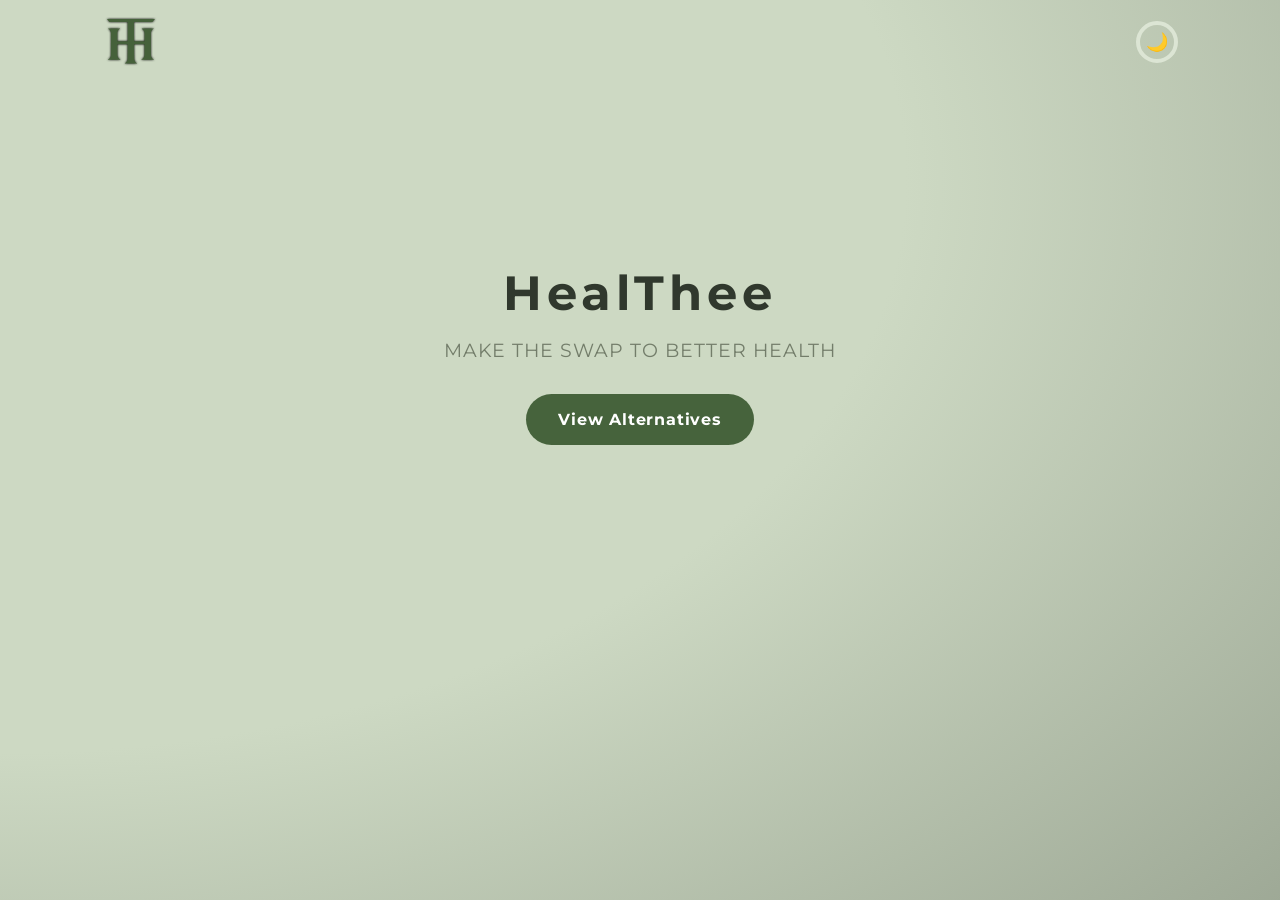
<file: index.html>
<!DOCTYPE html>
<html lang="en">
<head>
    <meta charset="UTF-8">
    <meta name="viewport" content="width=device-width, initial-scale=1.0">
    <style>
    body {
        opacity: 0 !important;
        transition: opacity 2s ease-in;
      }
      body.loaded {
        opacity: 1 !important;
    }
    </style>
    <link rel="preconnect" href="https://fonts.googleapis.com">
    <link rel="preconnect" href="https://fonts.gstatic.com" crossorigin>
    <link href="https://fonts.googleapis.com/css2?family=Montserrat:ital,wght@0,100..900;1,100..900&display=swap" rel="stylesheet">
    <link rel="stylesheet" href="styles/index.css">
    <link rel="stylesheet" href="https://unpkg.com/aos@next/dist/aos.css"/>
    <link href="assets/LOGO_HT.svg" rel="icon"/>
    <title>HealThee</title>
</head>

<script src="scripts/theme_toggle.js" defer></script>

<body>
    
    <!-- Navigation -->

    <header class="navigation">

        <a href="index.html">
            <img data-aos="fade-down" data-aos-duration="800" class="logo" src="assets/LOGO_HT.svg" alt="HealThee Logo">
        </a>

        <button id="theme-toggle" type="button" aria-label="dark mode">
            <span id="theme-icon">🌙</span>
        </button>

    </header>

    <canvas id="animated-gradient"></canvas>
    
    <section class="main">
        <div class="main_title">
            <h1>HealThee</h1>
            <h2>Make the swap to better health</h2>
        </div>
        <div class="cta-container">
            <a href="products.html"><button class="cta-button">View Alternatives</button></a>
        </div>
    </section>


<canvas id="clickSparkCanvas"></canvas>

<script>
(() => {
  const sparkColor = getComputedStyle(document.documentElement).getPropertyValue('--button-secondary-text').trim();
  const sparkSize = 10;
  const sparkRadius = 15;
  const sparkCount = 8;
  const duration = 400;
  const easing = "ease-out";

  const canvas = document.getElementById("clickSparkCanvas");
  const ctx = canvas.getContext("2d");
  const sparks = [];

  function resizeCanvas() {
    canvas.width = window.innerWidth;
    canvas.height = window.innerHeight;
  }
  resizeCanvas();
  window.addEventListener("resize", resizeCanvas);

  Object.assign(canvas.style, {
    position: "fixed",
    top: 0,
    left: 0,
    width: "100%",
    height: "100%",
    zIndex: 9999,
    pointerEvents: "none",
  });

  function easeFunc(t) {
    return t * (2 - t);
  }

  function draw(timestamp) {
    ctx.clearRect(0, 0, canvas.width, canvas.height);
    const now = performance.now();

    for (let i = sparks.length - 1; i >= 0; i--) {
      const spark = sparks[i];
      const elapsed = now - spark.startTime;
      if (elapsed >= duration) {
        sparks.splice(i, 1);
        continue;
      }

      const progress = elapsed / duration;
      const eased = easeFunc(progress);

      const distance = eased * sparkRadius;
      const lineLength = sparkSize * (1 - eased);

      const x1 = spark.x + distance * Math.cos(spark.angle);
      const y1 = spark.y + distance * Math.sin(spark.angle);
      const x2 = spark.x + (distance + lineLength) * Math.cos(spark.angle);
      const y2 = spark.y + (distance + lineLength) * Math.sin(spark.angle);

      ctx.strokeStyle = sparkColor;
      ctx.lineWidth = 2;
      ctx.beginPath();
      ctx.moveTo(x1, y1);
      ctx.lineTo(x2, y2);
      ctx.stroke();
    }

    if (sparks.length > 0) requestAnimationFrame(draw);
  }

  document.addEventListener("click", (e) => {
    const x = e.clientX;
    const y = e.clientY;

    const now = performance.now();
    for (let i = 0; i < sparkCount; i++) {
      sparks.push({
        x,
        y,
        angle: (2 * Math.PI * i) / sparkCount,
        startTime: now,
      });
    }

    if (sparks.length === sparkCount) {
      requestAnimationFrame(draw);
    }
  });
})();
</script>

<script>
  function showSidebar(){
    const side__bar = document.querySelector('.side__bar')
    side__bar.style.display = "flex"
  }
  function hideSidebar(){
    const side__bar = document.querySelector('.side__bar')
    side__bar.style.display = "none"
  }
</script>


<script src="https://unpkg.com/aos@next/dist/aos.js"></script>
  <script>
    AOS.init();
  </script>

  <script>
window.addEventListener("load", () => {

  setTimeout(() => {
    document.body.classList.add("loaded");
  }, 100);
});
</script>

<div id="cursor" class="Cursor"></div>
<script src="scripts/cursor.js"></script>

</body>
</file>
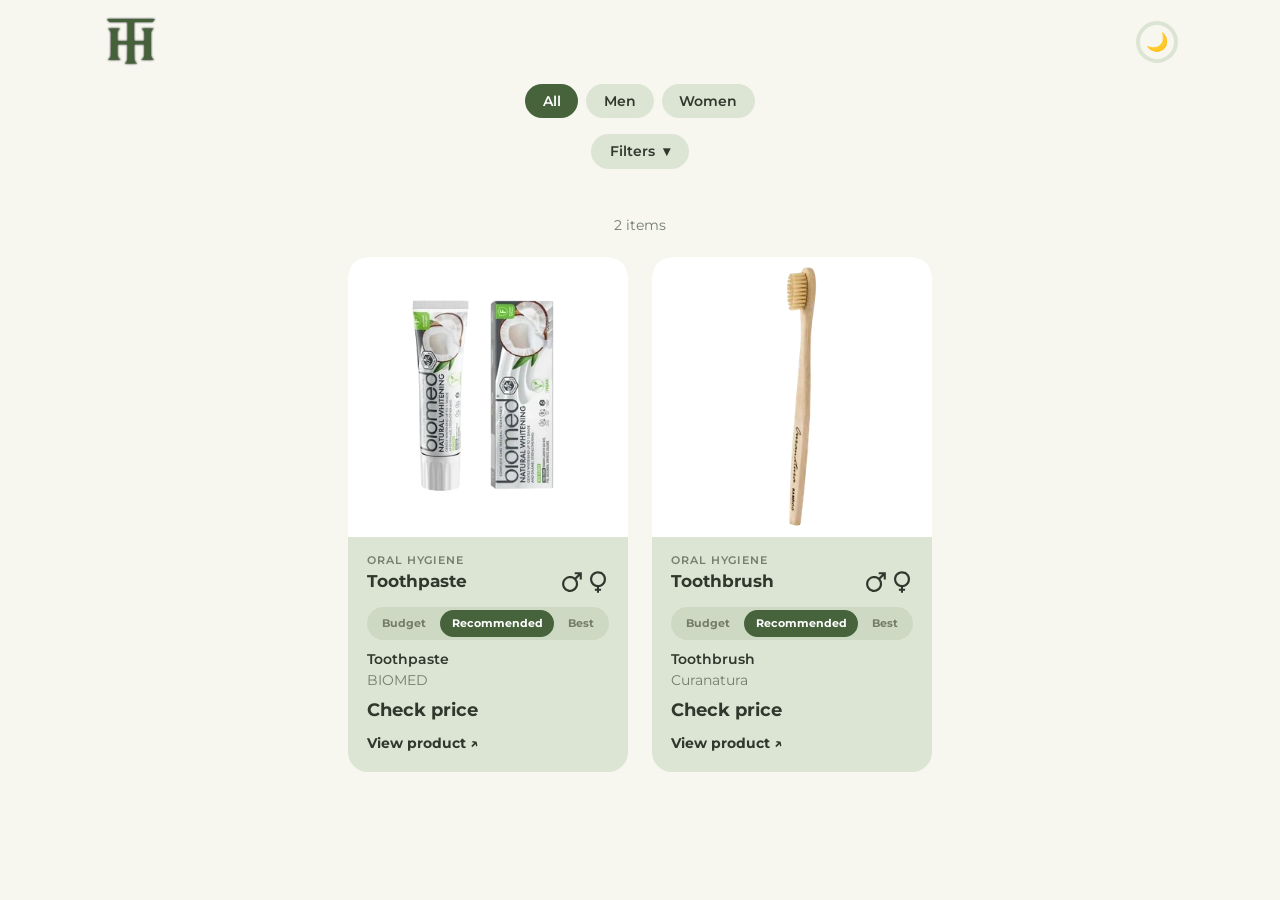
<file: products.html>
<!DOCTYPE html>
<html lang="en">
<head>
    <meta charset="UTF-8">
    <meta name="viewport" content="width=device-width, initial-scale=1.0">
    <style>
    body {
        opacity: 0 !important;
        transition: opacity 2s ease-in;
      }
      body.loaded {
        opacity: 1 !important;
    }
    </style>
    <link rel="preconnect" href="https://fonts.googleapis.com">
    <link rel="preconnect" href="https://fonts.gstatic.com" crossorigin>
    <link href="https://fonts.googleapis.com/css2?family=Montserrat:ital,wght@0,100..900;1,100..900&display=swap" rel="stylesheet">
    <link rel="stylesheet" href="styles/products.css">
    <link rel="stylesheet" href="https://unpkg.com/aos@next/dist/aos.css"/>
    <link href="assets/LOGO_HT.svg" rel="icon"/>
    <title>HealThee</title>
</head>

<script src="scripts/theme_toggle.js" defer></script>

<body>
    
    <!-- Navigation -->

    <header class="navigation">

        <a href="index.html">
            <img data-aos="fade-down" data-aos-duration="800" class="logo" src="assets/LOGO_HT.svg" alt="HealThee Logo">
        </a>

        <button id="theme-toggle" type="button" aria-label="dark mode">
            <span id="theme-icon">🌙</span>
        </button>

    </header>

    <!-- Filter Section -->

    <main>

        <section class="filters" aria-label="Product filters">
            <div class="filter-group" id="gender-filters" role="group" aria-label="Filter by gender"></div>

            <button type="button" id="filters-toggle" class="filters-toggle"
                    aria-expanded="false" aria-controls="category-panel">
                <span>Filters</span>
                <span id="filters-count" class="filters-count" hidden></span>
                <span class="filters-arrow" aria-hidden="true">▾</span>
            </button>

            <div id="category-panel" class="category-panel">
                <div class="category-panel-inner">
                    <div class="filter-group" id="category-filters" role="group" aria-label="Filter by category"></div>
                    <button type="button" id="clear-categories" class="clear-link" hidden>Clear categories</button>
                </div>
            </div>
        </section>

        <p id="result-count" class="result-count" aria-live="polite"></p>

        <div id="product-grid" class="product-grid"></div>

        <div id="empty-state" class="empty-state" hidden>
            <p>No products match these filters yet.</p>
            <button type="button" id="reset-filters" class="chip">Reset filters</button>
        </div>

    </main>


<script src="scripts/products-data.js"></script>
<script src="scripts/products.js"></script>

<script src="https://unpkg.com/aos@next/dist/aos.js"></script>
<script>AOS.init();</script>
<script>
window.addEventListener("load", () => {
  setTimeout(() => document.body.classList.add("loaded"), 100);
});
</script>

<div id="cursor" class="Cursor"></div>
<script src="scripts/cursor.js"></script>
</body>
</html>
</file>
<file: styles/index.css>
* {
    margin: 0;
    padding: 0;
    box-sizing: border-box;
    font-family: "Montserrat", sans-serif;
    scroll-behavior: smooth;
    cursor: url("../cursors/pointer.cur"), default;
    text-decoration: none;
    box-sizing: border-box;
}

#animated-gradient {
  background: radial-gradient(at 0% 10%, var(--background-gradient-primary) 25%, var(--background-gradient-secondary) 100%);
  background-size: 200% 200%;
  animation: animated-gradient 12s ease infinite;
  width: 100%;
  height: 100%;
  background-attachment: fixed;
  position: fixed;
  top: 0;
  left: 0;
  z-index: -1;
}

@keyframes animated-gradient {
  0% { background-position: 0% 50%; }
  50% { background-position: 100% 50%; }
  100% { background-position: 0% 50%; }
}


:root {
  color-scheme: light;

  --background: #F7F7F0;

  --button-primary: #46633C;
  --button-primary-hover: #374F30;
  --button-primary-text: #FFFFFF;

  --button-secondary: #DCE5D4;
  --button-secondary-hover: #CDD9C3;
  --button-secondary-text: #30382D;

  --text-primary: #30382D;
  --text-secondary: #737D6A;

  --background-gradient-primary: #CDD9C3;
  --background-gradient-secondary: #30382D;

}

[data-theme="dark"] {
  color-scheme: dark;

  --background: #171D17;

  --button-primary: #B9CBAE;
  --button-primary-hover: #CDDCC4;
  --button-primary-text: #20291E;

  --button-secondary: #344333;
  --button-secondary-hover: #40513E;
  --button-secondary-text: #E6E9DE;

  --text-primary: #E6E9DE;
  --text-secondary: #A5B09D;

  --background-gradient-primary: #3c4d3a;
  --background-gradient-secondary: #0f1a0f;
  
}

.menu-button {
    display: none !important;
}





body {
    overflow-x: hidden;
    justify-content: center;
    align-items: center;
    display: flex;
    flex-direction: column;
    background-color: var(--background);
}


#theme-toggle {
  display: inline-flex;
  align-items: center;
  justify-content: center;
  width: 42px;
  height: 42px;
  border-width: 4px;
  border-radius: 50px;
  border-color: var(--button-secondary);
  background-color: transparent;
  border-style: solid;
  cursor: pointer;
  font-size: 18px;
  transition: background-color 0.2s ease, transform 0.2s ease;
}

#theme-toggle:hover {
  transform: scale(1.05);
}







.navigation {
    height: 84px;
    width: 100%;
    display: flex;
    align-items: center;
    justify-content: space-between;
    z-index: 999;
    padding: 0 clamp(16px, 8vw, 120px);
    background-color: transparent;
}





.logo {
    max-width: 100%;
    width: 58px;
    height: auto;
    max-width: 100%;
    cursor: pointer;
    transition: transform 0.3s ease;
    cursor: url("../cursors/link.cur"), pointer;
    filter: drop-shadow(0 0px 1px rgba(0, 0, 0, 1));
}

.logo a {
    width: 58px;
}

.logo:hover {
  animation: wiggle 0.6s ease-in-out;
}

@keyframes wiggle {
  0% { transform: rotate(0deg); }
  25% { transform: rotate(8deg); }
  50% { transform: rotate(-4deg); }
  75% { transform: rotate(2deg); }
  100% { transform: rotate(0deg); }
}





.main {
    display: flex;
    flex-direction: column;
    align-items: center;
    justify-content: center;
    height: 60vh;
}

.main_title {
    display: flex;
    flex-direction: column;
    align-items: center;
    justify-content: center;
    gap: 1rem;
}

.main_title h1 {
    font-size: 3rem;
    font-weight: 700;
    text-transform: capitalize;
    letter-spacing: 0.1em;
    color: var(--text-primary);
}

.main_title h2 {
    font-size: 1.2rem;
    font-weight: 400;
    text-transform: uppercase;
    letter-spacing: 0.05em;
    color: var(--text-secondary);
}

.cta-container {
    margin-top: 2rem;
    display: flex;
    align-items: center;
    justify-content: center;
    gap: 1rem;
}

.cta-button {
    padding: 1rem 2rem;
    border-radius: 50px;
    border-width: 0px;
    border-style: solid;
    background: var(--button-primary);
    color: var(--button-primary-text);
    font-size: 1rem;
    font-weight: 700;
    text-transform: capitalize;
    letter-spacing: 0.05em;
    cursor: url("../cursors/link.cur"), pointer;
    transition: all 0.3s ease;
}

.cta-button:hover {
    background: var(--button-primary-hover);
}

.cta-container a {
    text-decoration: none;
    color: inherit;
}
</file>
<file: styles/products.css>
/* Common part - START */

* {
    margin: 0;
    padding: 0;
    box-sizing: border-box;
    font-family: "Montserrat", sans-serif;
    scroll-behavior: smooth;
    cursor: url("../cursors/pointer.cur"), default;
    text-decoration: none;
    box-sizing: border-box;
    scrollbar-width: none;
}

#animated-gradient {
  background: radial-gradient(at 10% 15%, var(--background-gradient-primary) 50%, var(--background-gradient-secondary) 100%);
  background-size: 300% 300%;
  animation: animated-gradient 12s ease infinite;
  width: 100%;
  height: 100%;
  background-attachment: fixed;
  position: fixed;
  top: 0;
  left: 0;
  z-index: -1;
}

@keyframes animated-gradient {
  0% { background-position: 0% 50%; }
  50% { background-position: 100% 50%; }
  100% { background-position: 0% 50%; }
}

:root {
  color-scheme: light;

  --background: #F7F7F0;

  --button-primary: #46633C;
  --button-primary-hover: #374F30;
  --button-primary-text: #FFFFFF;

  --button-secondary: #DCE5D4;
  --button-secondary-hover: #CDD9C3;
  --button-secondary-text: #30382D;

  --text-primary: #30382D;
  --text-secondary: #737D6A;

  --background-gradient-primary: #CDD9C3;
  --background-gradient-secondary: #30382D;

}

[data-theme="dark"] {
  color-scheme: dark;

  --background: #171D17;

  --button-primary: #B9CBAE;
  --button-primary-hover: #CDDCC4;
  --button-primary-text: #20291E;

  --button-secondary: #344333;
  --button-secondary-hover: #40513E;
  --button-secondary-text: #E6E9DE;

  --text-primary: #E6E9DE;
  --text-secondary: #A5B09D;

  --background-gradient-primary: #344333;
  --background-gradient-secondary: #171D17;
  
}

.menu-button {
    display: none !important;
}

body {
    overflow-x: hidden;
    justify-content: center;
    align-items: center;
    display: flex;
    flex-direction: column;
    background-color: var(--background);
}

#theme-toggle {
  display: inline-flex;
  align-items: center;
  justify-content: center;
  width: 42px;
  height: 42px;
  border-width: 4px;
  border-radius: 50px;
  border-color: var(--button-secondary);
  background-color: transparent;
  border-style: solid;
  cursor: pointer;
  font-size: 18px;
  transition: background-color 0.2s ease, transform 0.2s ease;
}

#theme-toggle:hover {
  transform: scale(1.05);
}

.navigation {
    height: 84px;
    width: 100%;
    display: flex;
    align-items: center;
    justify-content: space-between;
    z-index: 999;
    padding: 0 clamp(16px, 8vw, 120px);
    background-color: transparent;
}

.logo {
    max-width: 100%;
    width: 58px;
    height: auto;
    max-width: 100%;
    cursor: pointer;
    transition: transform 0.3s ease;
    cursor: url("../cursors/link.cur"), pointer;
    filter: drop-shadow(0 0px 1px rgba(0, 0, 0, 1));
}

.logo a {
    width: 58px;
}

.logo:hover {
  animation: wiggle 0.6s ease-in-out;
}

@keyframes wiggle {
  0% { transform: rotate(0deg); }
  25% { transform: rotate(8deg); }
  50% { transform: rotate(-4deg); }
  75% { transform: rotate(2deg); }
  100% { transform: rotate(0deg); }
}

/* Common part - END */









/* Nav links */
.navigation ul {
  list-style: none;
  display: flex;
  gap: 2rem;
}

.navigation ul a {
  color: var(--text-primary);
  font-weight: 600;
  letter-spacing: 0.05em;
  text-transform: uppercase;
  font-size: 0.9rem;
  cursor: url("../cursors/link.cur"), pointer;
}

.navigation ul a:hover {
  color: var(--text-secondary);
}

/* Page layout */
.products-page {
  width: 100%;
  max-width: 1400px;
  padding: 2rem clamp(16px, 4vw, 40px) 5rem;
}

.products-header {
  text-align: center;
  margin-bottom: 2rem;
}

.products-header h1 {
  font-size: 2.5rem;
  font-weight: 700;
  letter-spacing: 0.1em;
  color: var(--text-primary);
}

.products-header p {
  margin-top: 0.5rem;
  color: var(--text-secondary);
}

/* Filters */
.filters {
  display: flex;
  flex-direction: column;
  align-items: center;
  gap: 1rem;
  margin-bottom: 1.5rem;
}

.filter-group {
  display: flex;
  flex-wrap: wrap;
  justify-content: center;
  gap: 0.5rem;
}

.chip {
  padding: 0.55rem 1.1rem;
  border: none;
  border-radius: 50px;
  background: var(--button-secondary);
  color: var(--button-secondary-text);
  font-size: 0.85rem;
  font-weight: 600;
  cursor: url("../cursors/link.cur"), pointer;
  transition: background-color 0.2s ease, transform 0.2s ease;
}

.chip:hover {
  background: var(--button-secondary-hover);
  transform: translateY(-1px);
}

.chip[aria-pressed="true"] {
  background: var(--button-primary);
  color: var(--button-primary-text);
}

.result-count {
  text-align: center;
  font-size: 0.85rem;
  color: var(--text-secondary);
  margin-bottom: 1.5rem;
}

/* Grid */
.product-grid {
  --gap: 1.5rem;
  --card-width: 280px;

  display: flex;
  flex-wrap: wrap;
  justify-content: center;
  gap: var(--gap);
  width: 100%;
  max-width: 1200px;
  margin-inline: auto;
}

.product-card {
  flex: 0 0 var(--card-width);
  background: var(--button-secondary);
  border-radius: 20px;
  overflow: hidden;
  opacity: 0;
  animation: card-in 0.5s ease forwards;
  transition: transform 0.3s ease, box-shadow 0.3s ease;
}

.product-card:hover {
  transform: translateY(-6px);
  box-shadow: 0 12px 30px rgba(0, 0, 0, 0.12);
}

@keyframes card-in {
  from { opacity: 0; transform: translateY(16px); }
  to   { opacity: 1; transform: translateY(0); }
}

.product-image {
     display: block;
     aspect-ratio: 1 / 1;
     overflow: hidden;
     background: #fff;
     cursor: url("../cursors/link.cur"), pointer;
}

.product-image img {
  width: 100%;
  height: fit-content;
  object-fit: cover;
  display: block;
  transition: transform 0.4s ease;
}

.tier-switch {
  display: flex;
  gap: 2px;
  margin: 0.6rem 0 0.4rem;
  padding: 3px;
  border-radius: 50px;
  background: var(--button-secondary-hover);
}

.tier-btn {
  flex: 1 1 auto;
  padding: 0.4rem 0.35rem;
  border: none;
  border-radius: 50px;
  background: transparent;
  color: var(--text-secondary);
  font-size: 0.68rem;
  font-weight: 700;
  white-space: nowrap;
  cursor: url("../cursors/link.cur"), pointer;
  transition: background-color 0.2s ease, color 0.2s ease;
}

.tier-btn:hover {
  color: var(--text-primary);
}

.tier-btn[aria-pressed="true"] {
  background: var(--button-primary);
  color: var(--button-primary-text);
}

/* Variant details */
.variant-name {
  font-size: 0.9rem;
  font-weight: 600;
  color: var(--text-primary);
}

.product-price {
  margin-top: 0.4rem;
  font-size: 1.15rem;
  font-weight: 700;
  color: var(--text-primary);
}

.product-cta {
  display: inline-block;
  cursor: url("../cursors/link.cur"), pointer;
  margin-top: 0.6rem;
  font-size: 0.85rem;
  font-weight: 700;
  color: var(--text-primary);
}


.product-cta:hover {
  text-decoration: underline;
}

.product-card:hover .product-image img {
  transform: scale(1.05);
}

.product-info {
  padding: 1rem 1.2rem 1.3rem;
  display: flex;
  flex-direction: column;
  gap: 0.25rem;
}

.product-category {
  font-size: 0.7rem;
  font-weight: 600;
  text-transform: uppercase;
  letter-spacing: 0.08em;
  color: var(--text-secondary);
}

.product-info h3 {
  font-size: 1.05rem;
  color: var(--text-primary);
}

.product-brand {
  font-size: 0.85rem;
  color: var(--text-secondary);
}

/* Empty state */
.empty-state {
  text-align: center;
  padding: 3rem 0;
  color: var(--text-secondary);
}

.empty-state .chip {
  margin-top: 1rem;
}

/* Tablets / small laptops: 3 per row, cards scale */
@media (max-width: 1100px) {
  .product-card {
    flex-basis: calc((100% - 2 * var(--gap)) / 3);
  }
}

/* Phones: 2 per row */
@media (max-width: 600px) {
  .product-grid { --gap: 1rem; }
  .product-card {
    flex-basis: calc((100% - var(--gap)) / 2);
  }
  .navigation ul { gap: 1rem; }
}

/* Collapsible filters */
.filters-toggle {
  display: inline-flex;
  align-items: center;
  gap: 0.5rem;
  padding: 0.6rem 1.2rem;
  border: none;
  border-radius: 50px;
  background: var(--button-secondary);
  color: var(--button-secondary-text);
  font-size: 0.85rem;
  font-weight: 600;
  cursor: url("../cursors/link.cur"), pointer;
  transition: background-color 0.2s ease;
}

.filters-toggle:hover {
  background: var(--button-secondary-hover);
}

.filters-toggle.has-active {
  background: var(--button-primary);
  color: var(--button-primary-text);
}

.filters-count {
  min-width: 1.4rem;
  height: 1.4rem;
  padding: 0 0.35rem;
  border-radius: 50px;
  background: var(--button-primary-text);
  color: var(--button-primary);
  font-size: 0.75rem;
  line-height: 1.4rem;
  text-align: center;
}

.filters-count[hidden] {
  display: none;
}

.filters-arrow {
  transition: transform 0.3s ease;
}

.filters-toggle[aria-expanded="true"] .filters-arrow {
  transform: rotate(180deg);
}

/* Smooth open/close */
.category-panel {
  display: grid;
  grid-template-rows: 0fr;
  visibility: hidden;
  width: 100%;
  transition: grid-template-rows 0.35s ease, visibility 0s linear 0.35s;
}

.category-panel.open {
  grid-template-rows: 1fr;
  visibility: visible;
  transition: grid-template-rows 0.35s ease, visibility 0s;
}

.category-panel-inner {
  min-height: 0;
  overflow: hidden;
  display: flex;
  flex-direction: column;
  align-items: center;
  gap: 0.75rem;
  padding: 0.25rem 0;
}

.clear-link {
  border: none;
  background: none;
  color: var(--text-secondary);
  font-size: 0.8rem;
  font-weight: 600;
  text-decoration: underline;
  cursor: url("../cursors/link.cur"), pointer;
}

.clear-link:hover {
  color: var(--text-primary);
}

.clear-link[hidden] {
  display: none;
}

/* Name + gender symbol */
.product-title-row {
  display: flex;
  align-items: flex-start;
  justify-content: space-between;
  gap: 0.75rem;
}

.gender-symbols {
  display: flex;
  align-items: center;
  gap: 0.2rem;
  flex-shrink: 0;
}

.gender-icon {
  display: block;
  width: 1.4rem;
  height: 1.4rem;
  background-color: var(--text-primary); /* this is the colour you see */
  -webkit-mask: var(--icon) center / contain no-repeat;
          mask: var(--icon) center / contain no-repeat;
}

.gender-icon-male   { --icon: url("../assets/icons/male.svg"); }
.gender-icon-female { --icon: url("../assets/icons/female.svg"); }
</file>
